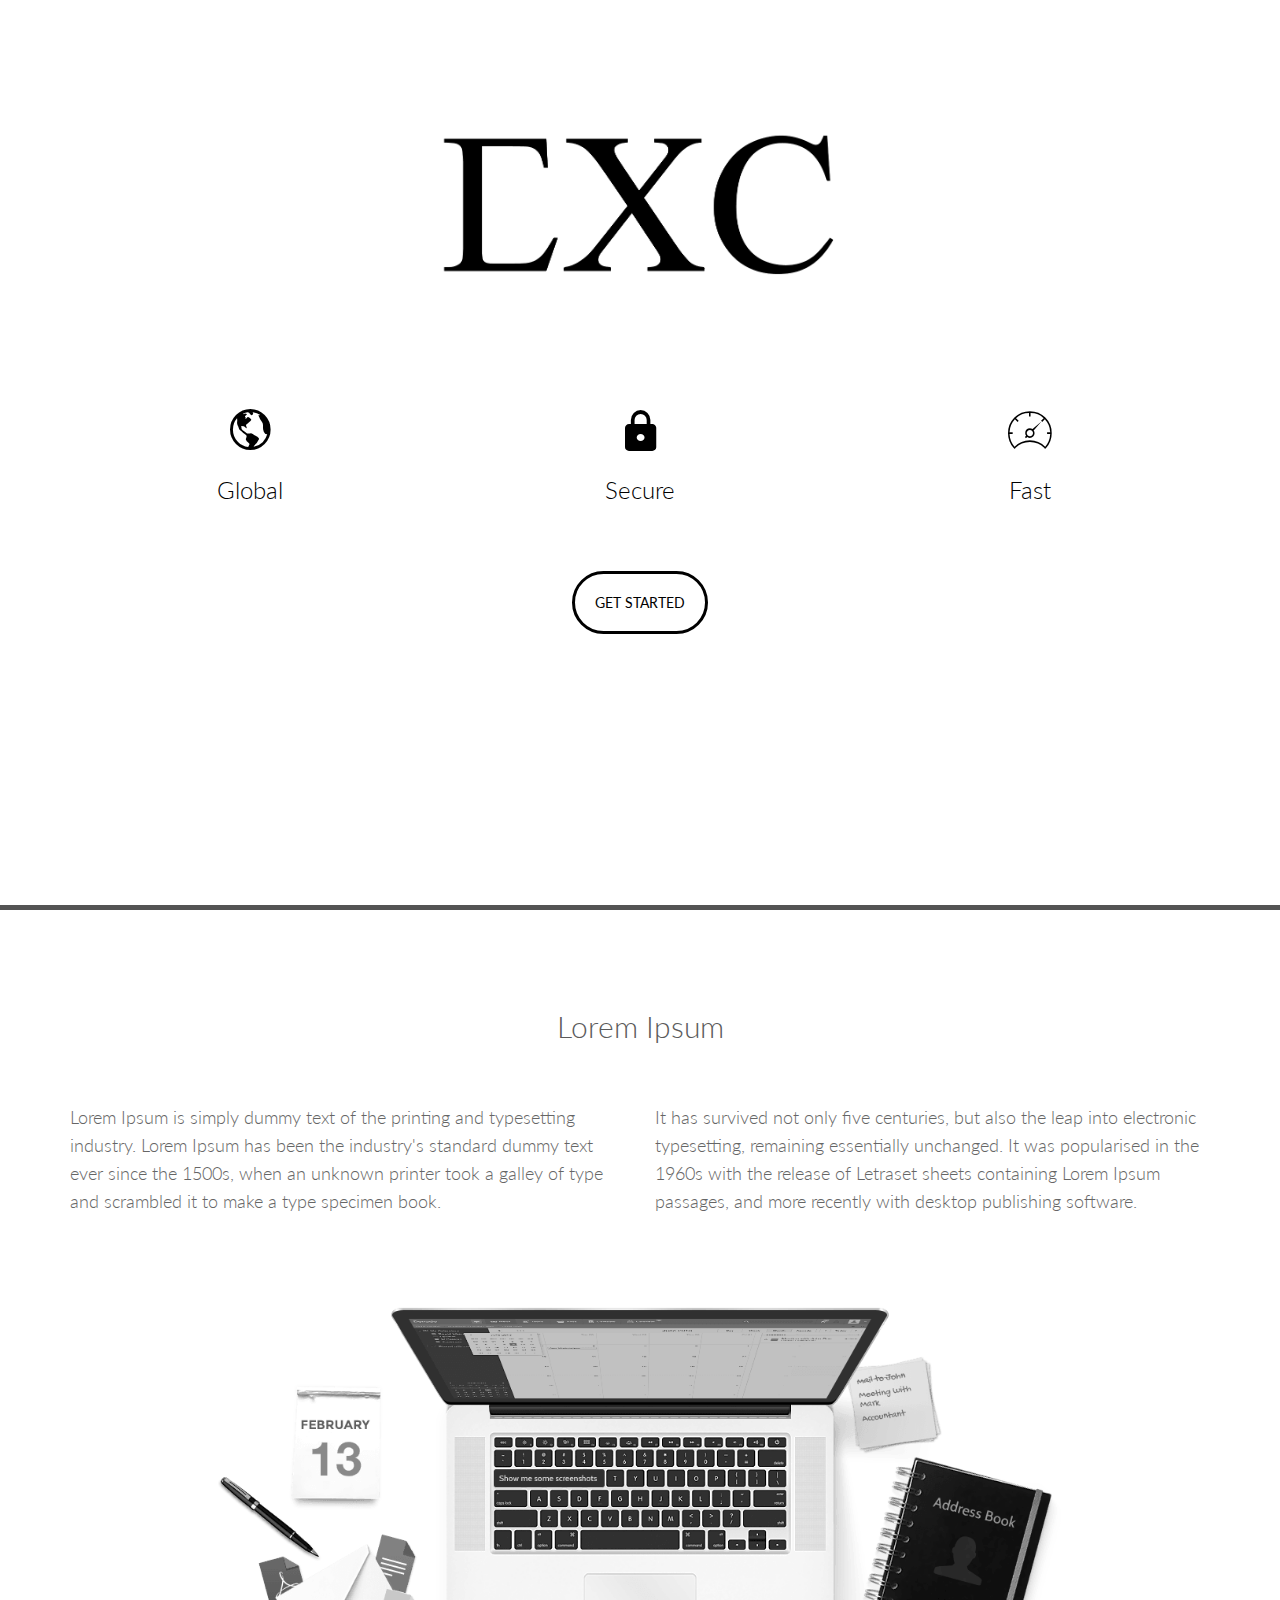
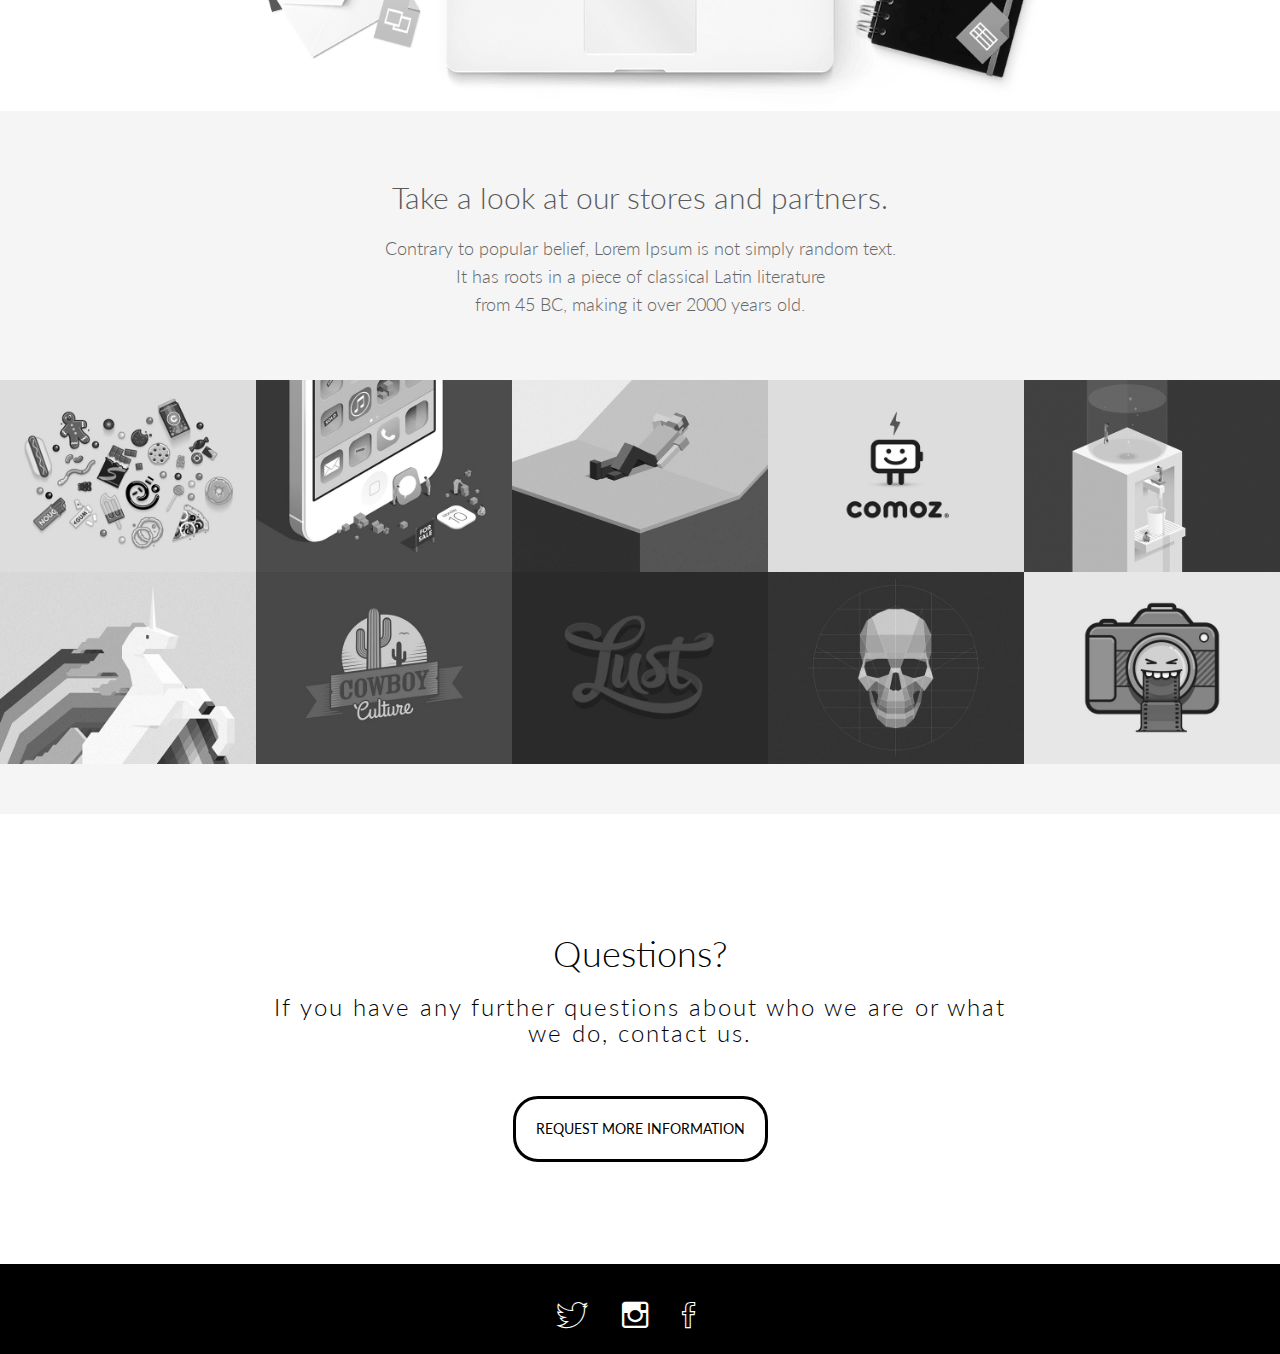
<file: projects/exc/index.html>
<!DOCTYPE html>
<html lang="en">
  <head>
    <meta charset="utf-8">
    <meta http-equiv="X-UA-Compatible" content="IE=edge">
    <meta name="viewport" content="width=device-width, initial-scale=1">
    <meta name="viewport" content="width=device-width" />
    <meta name="description" content="">
    <meta name="author" content="">
    <link rel="icon" href="assets/img/favicon.png">

    <title>EXC</title>

    <!-- Bootstrap core CSS -->
    <link href="assets/css/bootstrap.css" rel="stylesheet">

    <!-- Custom styles for this template -->
    <!-- <link href="assets/css/ionicons.min.css" rel="stylesheet"> -->
    <link href="assets/css/ionicons.min.updated.css" rel="stylesheet">
    <link href="assets/css/style.css" rel="stylesheet">
    <link href="assets/css/dynamic.css" rel="stylesheet">


    <!-- IE10 viewport hack for Surface/desktop Windows 8 bug -->
    <script src="assets/js/ie10-viewport-bug-workaround.js"></script>

    <!-- HTML5 shim and Respond.js IE8 support of HTML5 elements and media queries -->
    <!--[if lt IE 9]>
      <script src="https://oss.maxcdn.com/html5shiv/3.7.2/html5shiv.min.js"></script>
      <script src="https://oss.maxcdn.com/respond/1.4.2/respond.min.js"></script>
    <![endif]-->
  </head>

  <body>

    <div id="h">
     <!--/logo-->
      <div class="container centered">
        <div class="row">
          <div class="col-md-8 col-md-offset-2">
              <div class="logo">
                <img id="logo-img" src="assets/img/eco.png", class="img-responsive">
              </div>
          </div>
        </div><!--/row-->

        <div class="row mt points">
          <div class="col-sm-4">
            <i class="ion-android-globe"></i>
            <h3>Global</h3>
          </div><!--/col-md-4-->

          <div class="col-sm-4">
            <i class="ion-android-lock"></i>
            <h3>Secure</h3>
          </div><!--/col-md-4-->

          <div class="col-sm-4">
            <i class="ion-ios-speedometer-outline"></i>
            <h3>Fast</h3>
          </div><!--/col-md-4-->
        </div><!--/row-->
        <a class="btn-switch" role="button" aria-pressed="true" href="#main">GET STARTED</a>
      </div><!--/container-->
    </div><!--H-->

    <div id="main" class="container ptb">
      <div class="row">
        <h2 class="centered mb">Lorem Ipsum</h2>
        <div class="col-md-6">
          <p>Lorem Ipsum is simply dummy text of the printing and typesetting industry. Lorem Ipsum has been the industry's standard dummy text ever since the 1500s, when an unknown printer took a galley of type and scrambled it to make a type specimen book.</p>
        </div><!--/col-md-6-->
        <div class="col-md-6">
          <p>It has survived not only five centuries, but also the leap into electronic typesetting, remaining essentially unchanged. It was popularised in the 1960s with the release of Letraset sheets containing Lorem Ipsum passages, and more recently with desktop publishing software.</p>
        </div><!--/col-md-6-->
      </div><!--/row-->
    </div><!-- /.container -->
    <div class="container">
      <div class="row">
        <div class="col-md-10 col-md-offset-1">
          <img src="assets/img/items.png" class="img-responsive img-grayscale" alt="">
        </div>
      </div><!--/row-->
    </div><!--/.container-->

    <div id="g">
      <div class="container">
        <div class="row centered">
          <h2>Take a look at our stores and partners.</h2>
          <div class="col-md-8 col-md-offset-2">
            <p>Contrary to popular belief, Lorem Ipsum is not simply random text.<br/>It has roots in a piece of classical Latin literature<br/>from 45 BC, making it over 2000 years old.</p>

          </div><!--/col-md-8-->
        </div><!--/row-->
      </div><!--/.container-->
    <div class="portfolio-centered mt">
      <div class="recentitems portfolio">

        <div class="portfolio-item graphic-design">
          <div class="he-wrap tpl6">
          <img src="assets/img/portfolio/portfolio_09.jpg" class="img-responsive img-grayscale" alt="">
            <div class="he-view">
              <div class="bg a0" data-animate="fadeIn">
                <h3 class="a1" data-animate="fadeInDown">A Graphic Design Item</h3>
                <a data-rel="prettyPhoto" href="assets/img/portfolio/portfolio_09.jpg" class="dmbutton a2" data-animate="fadeInUp"><i class="ion-search"></i></a>
                <a href="single-project.html" class="dmbutton a2" data-animate="fadeInUp"><i class="ion-link"></i></a>
               </div><!-- he bg -->
            </div><!-- he view -->    
          </div><!-- he wrap -->
        </div><!-- end col-12 -->
                            
        <div class="portfolio-item web-design">
          <div class="he-wrap tpl6">
          <img src="assets/img/portfolio/portfolio_02.jpg" class="img-responsive img-grayscale" alt="">
            <div class="he-view">
              <div class="bg a0" data-animate="fadeIn">
                <h3 class="a1" data-animate="fadeInDown">A Web Design Item</h3>
                <a data-rel="prettyPhoto" href="assets/img/portfolio/portfolio_02.jpg" class="dmbutton a2" data-animate="fadeInUp"><i class="ion-search"></i></a>
                <a href="single-project.html" class="dmbutton a2" data-animate="fadeInUp"><i class="ion-link"></i></a>
              </div><!-- he bg -->
            </div><!-- he view -->    
          </div><!-- he wrap -->
        </div><!-- end col-12 -->
        
        <div class="portfolio-item graphic-design">
          <div class="he-wrap tpl6">
          <img src="assets/img/portfolio/portfolio_03.jpg" class="img-responsive img-grayscale" alt="">
            <div class="he-view">
              <div class="bg a0" data-animate="fadeIn">
                <h3 class="a1" data-animate="fadeInDown">A Graphic Design Item</h3>
                <a data-rel="prettyPhoto" href="assets/img/portfolio/portfolio_03.jpg" class="dmbutton a2" data-animate="fadeInUp"><i class="ion-search"></i></a>
                <a href="single-project.html" class="dmbutton a2" data-animate="fadeInUp"><i class="ion-link"></i></a>
              </div><!-- he bg -->
            </div><!-- he view -->    
          </div><!-- he wrap -->
        </div><!-- end col-12 -->
        
        <div class="portfolio-item graphic-design">
          <div class="he-wrap tpl6">
          <img src="assets/img/portfolio/portfolio_04.jpg" class="img-responsive img-grayscale" alt="">
            <div class="he-view">
              <div class="bg a0" data-animate="fadeIn">
                <h3 class="a1" data-animate="fadeInDown">A Graphic Design Item</h3>
                <a data-rel="prettyPhoto" href="assets/img/portfolio/portfolio_04.jpg" class="dmbutton a2" data-animate="fadeInUp"><i class="ion-search"></i></a>
                <a href="single-project.html" class="dmbutton a2" data-animate="fadeInUp"><i class="ion-link"></i></a>
              </div><!-- he bg -->
            </div><!-- he view -->    
          </div><!-- he wrap -->
        </div><!-- end col-12 -->
                                        
        <div class="portfolio-item books">
          <div class="he-wrap tpl6">
          <img src="assets/img/portfolio/portfolio_05.jpg" class="img-responsive img-grayscale" alt="">
            <div class="he-view">
              <div class="bg a0" data-animate="fadeIn">
                <h3 class="a1" data-animate="fadeInDown">A Book Design Item</h3>
                <a data-rel="prettyPhoto" href="assets/img/portfolio/portfolio_05.jpg" class="dmbutton a2" data-animate="fadeInUp"><i class="ion-search"></i></a>
                <a href="single-project.html" class="dmbutton a2" data-animate="fadeInUp"><i class="ion-link"></i></a>
              </div><!-- he bg -->
            </div><!-- he view -->    
          </div><!-- he wrap -->
        </div><!-- end col-12 -->

        <div class="portfolio-item graphic-design">
          <div class="he-wrap tpl6">
          <img src="assets/img/portfolio/portfolio_06.jpg" class="img-responsive img-grayscale" alt="">
            <div class="he-view">
              <div class="bg a0" data-animate="fadeIn">
                <h3 class="a1" data-animate="fadeInDown">A Graphic Design Item</h3>
                <a data-rel="prettyPhoto" href="assets/img/portfolio/portfolio_06.jpg" class="dmbutton a2" data-animate="fadeInUp"><i class="ion-search"></i></a>
                <a href="single-project.html" class="dmbutton a2" data-animate="fadeInUp"><i class="ion-link"></i></a>
               </div><!-- he bg -->
            </div><!-- he view -->    
          </div><!-- he wrap -->
        </div><!-- end col-12 -->
                            
        <div class="portfolio-item web-design">
          <div class="he-wrap tpl6">
          <img src="assets/img/portfolio/portfolio_07.jpg" class="img-responsive img-grayscale" alt="">
            <div class="he-view">
              <div class="bg a0" data-animate="fadeIn">
                <h3 class="a1" data-animate="fadeInDown">A Web Design Item</h3>
                <a data-rel="prettyPhoto" href="assets/img/portfolio/portfolio_07.jpg" class="dmbutton a2" data-animate="fadeInUp"><i class="ion-search"></i></a>
                <a href="single-project.html" class="dmbutton a2" data-animate="fadeInUp"><i class="ion-link"></i></a>
              </div><!-- he bg -->
            </div><!-- he view -->    
          </div><!-- he wrap -->
        </div><!-- end col-12 -->
        
        <div class="portfolio-item graphic-design">
          <div class="he-wrap tpl6">
          <img src="assets/img/portfolio/portfolio_08.jpg" class="img-responsive img-grayscale" alt="">
            <div class="he-view">
              <div class="bg a0" data-animate="fadeIn">
                <h3 class="a1" data-animate="fadeInDown">A Graphic Design Item</h3>
                <a data-rel="prettyPhoto" href="assets/img/portfolio/portfolio_08.jpg" class="dmbutton a2" data-animate="fadeInUp"><i class="ion-search"></i></a>
                <a href="single-project.html" class="dmbutton a2" data-animate="fadeInUp"><i class="ion-link"></i></a>
              </div><!-- he bg -->
            </div><!-- he view -->    
          </div><!-- he wrap -->
        </div><!-- end col-12 -->
        
        <div class="portfolio-item graphic-design">
          <div class="he-wrap tpl6">
          <img src="assets/img/portfolio/portfolio_01.jpg" class="img-responsive img-grayscale" alt="">
            <div class="he-view">
              <div class="bg a0" data-animate="fadeIn">
                <h3 class="a1" data-animate="fadeInDown">A Graphic Design Item</h3>
                <a data-rel="prettyPhoto" href="assets/img/portfolio/portfolio_01.jpg" class="dmbutton a2" data-animate="fadeInUp"><i class="ion-search"></i></a>
                <a href="single-project.html" class="dmbutton a2" data-animate="fadeInUp"><i class="ion-link"></i></a>
              </div><!-- he bg -->
            </div><!-- he view -->    
          </div><!-- he wrap -->
        </div><!-- end col-12 -->
                                        
        <div class="portfolio-item books">
          <div class="he-wrap tpl6">
          <img src="assets/img/portfolio/portfolio_10.jpg" class="img-responsive img-grayscale" alt="">
            <div class="he-view">
              <div class="bg a0" data-animate="fadeIn">
                <h3 class="a1" data-animate="fadeInDown">A Book Design Item</h3>
                <a data-rel="prettyPhoto" href="assets/img/portfolio/portfolio_10.jpg" class="dmbutton a2" data-animate="fadeInUp"><i class="ion-search"></i></a>
                <a href="single-project.html" class="dmbutton a2" data-animate="fadeInUp"><i class="ion-link"></i></a>
              </div><!-- he bg -->
            </div><!-- he view -->    
          </div><!-- he wrap -->
        </div><!-- end col-12 -->
       </div><!-- portfolio -->
    </div><!-- portfolio container -->

    <div class="container mt">
        <!-- <div class="row clients centered">
          <p class="mb">Some clients that I had the pleasure to working for.</p>
          <div class="col-sm-2 col-sm-offset-1">
            <img src="assets/img/client1.png" alt="">
          </div>
          <div class="col-sm-2">
            <img src="assets/img/client3.png" alt="">
          </div>
          <div class="col-sm-2">
            <img src="assets/img/client2.png" alt="">
          </div>
          <div class="col-sm-2">
            <img src="assets/img/client4.png" alt="">
          </div>
          <div class="col-sm-2">
            <img src="assets/img/client5.png" alt="">
          </div>
        </div>
      </div> --><!--/container-->
    </div><!--/.G-->

    <div id="sep">
      <div class="container">
        <div class="row centered">
          <div class="col-md-8 col-md-offset-2">
            <h1>Questions?</h1>
            <h3 class="mb">If you have any further questions about who we are or what we do, contact us.</h3>
            <button class="btn-invert">request more information</button>
          </div>
        </div><!--/row-->
      </div><!--/container-->
    </div><!--/.sep-->

    <div id="f">
      <div class="container">
        <div class="row centered">
          <div class="col-md-8 col-md-offset-2">
            <a href="#"><i class="social-badge ion-social-twitter-outline"></i></a>
            <a href="#"><i class="social-badge ion-social-instagram-outline"></i></a>
            <a href="#"><i class="social-badge ion-social-facebook-outline"></i></a>
          </div><!--/col-md-8-->
        </div>
      </div><!--/container-->
    </div><!--/.F-->

    <!-- Bootstrap core JavaScript
    ================================================== -->
    <!-- Placed at the end of the document so the pages load faster -->
    <script src="assets/js/jquery.min.js"></script>
    <script src="assets/js/bootstrap.min.js"></script>
    <script src="assets/js/retina-1.1.0.js"></script>
   <!--  <script src="assets/js/jquery.hoverdir.js"></script>
    <script src="assets/js/jquery.hoverex.min.js"></script>
    <script src="assets/js/jquery.prettyPhoto.js"></script> -->
    <script src="assets/js/jquery.isotope.min.js"></script>
    <script src="assets/js/custom.js"></script>
    <script src="assets/js/macs.js"></script>


    <script>
// Portfolio
(function($) {
  "use strict";
  var $container = $('.portfolio'),
    $items = $container.find('.portfolio-item'),
    portfolioLayout = 'fitRows';
    
    if( $container.hasClass('portfolio-centered') ) {
      portfolioLayout = 'masonry';
    }
        
    $container.isotope({
      filter: '*',
      animationEngine: 'best-available',
      layoutMode: portfolioLayout,
      animationOptions: {
      duration: 750,
      easing: 'linear',
      queue: false
    },
    masonry: {
    }
    }, refreshWaypoints());
    
    function refreshWaypoints() {
      setTimeout(function() {
      }, 1000);   
    }
        
    $('nav.portfolio-filter ul a').on('click', function() {
        var selector = $(this).attr('data-filter');
        $container.isotope({ filter: selector }, refreshWaypoints());
        $('nav.portfolio-filter ul a').removeClass('active');
        $(this).addClass('active');
        return false;
    });
    
    function getColumnNumber() { 
      var winWidth = $(window).width(), 
      columnNumber = 1;
    
      if (winWidth > 1200) {
        columnNumber = 5;
      } else if (winWidth > 950) {
        columnNumber = 4;
      } else if (winWidth > 600) {
        columnNumber = 3;
      } else if (winWidth > 400) {
        columnNumber = 2;
      } else if (winWidth > 250) {
        columnNumber = 1;
      }
        return columnNumber;
      }       
      
      function setColumns() {
        var winWidth = $(window).width(), 
        columnNumber = getColumnNumber(), 
        itemWidth = Math.floor(winWidth / columnNumber);
        
        $container.find('.portfolio-item').each(function() { 
          $(this).css( { 
          width : itemWidth + 'px' 
        });
      });
    }
    
    function setPortfolio() { 
      setColumns();
      $container.isotope('reLayout');
    }
      
    $container.imagesLoaded(function () { 
      setPortfolio();
    });
    
    $(window).on('resize', function () { 
    setPortfolio();          
  });
})(jQuery);
</script>
  </body>
</html>
</file>
<file: projects/exc/assets/css/style.css>
/*
 * Author: Carlos Alvarez
 * Modified By: Mac Hacker
 * URL: http://alvarez.is
 *
 * Theme Name: Basic
 * URL: http://blacktie.co
 * Version: 1.0
 */

/*	################################################################
	1. GENERAL STRUCTURES
################################################################# */

/* Import fonts */
@import url(http://fonts.googleapis.com/css?family=Lato:300,400,700,900);

@import url("prettyPhoto.css") screen;
@import url("hoverex-all.css") screen;

* { 
	margin: 0;
	padding: 0px;
    font-family: 'Lato', sans-serif;
} 
body { 
	background: #fff; 
	margin: 0; 
	color: #5a5a5a;
}

h1, h2, h3, h4, h5, h6 {
    font-family: 'Lato', sans-serif;
	font-weight: 300;
}


p { 
	padding: 0; 
	margin-bottom: 12px; 
    font-family: 'Lato', sans-serif;
	font-weight: 300;
	font-size: 18px; 
	line-height: 28px;
	color: #666; 
	margin-top: 10px; 
}

button:focus {
	outline:0;
}

html,
body {
	height: 100%;
}

.alignleft { float: left; }
.alignright { float: right; }
.aligncenter {
	margin-left: auto;
	margin-right: auto;
	display: block;
	clear: both;
}
.centered {text-align: center}
.mt {margin-top: 50px;}
.mb {margin-bottom: 50px;}
.mtb {margin-top: 50px; margin-bottom: 50px;}
.mtb2 { margin-top: 100px; margin-bottom: 100px;}
.ptb {padding-top: 80px; padding-bottom: 80px;}

.clear {
	clear: both;
	display: block;
	font-size: 0;
	height: 0;
	line-height: 0;
	width:100%;
}
::-moz-selection  {
	color: #fff;
	text-shadow:none;
	background:#2B2E31;
}
::selection {
	color: #fff;
	text-shadow:none;
	background:#2B2E31;
}
*,
*:after,
*:before {
	-webkit-box-sizing: border-box;
	-moz-box-sizing: border-box;
	box-sizing: border-box;
	padding: 0;
	margin: 0;
}
a { 
	padding: 0;
	margin: 0;
	text-decoration: none; 
	-webkit-transition: background-color .4s linear, color .4s linear;
	-moz-transition: background-color .4s linear, color .4s linear;
	-o-transition: background-color .4s linear, color .4s linear;
	-ms-transition: background-color .4s linear, color .4s linear;
	transition: background-color .4s linear, color .4s linear;
	color: #1abc9c;
}
a:hover,
a:focus {
  text-decoration: none;
  color:#696E74;
}

.nopadding {
	padding: 0px !important;
	margin: 0px;
}


/* FORM CONFIGURATION */

input {
	font-size: 16px;
	min-height: 40px;
	border-radius: 2px;
	line-height: 20px;
	padding: 11px 30px 12px;
	border: 1px solid #b9b9af;
	margin-bottom: 10px;
	background-color: #fff;
	-webkit-transition: background-color 0.2s;
	transition: background-color 0.2s;
}

.subscribe-input {
	float: left;
	width: 65%;
	text-align: left;
	margin-right: 2px;
}

.subscribe-submit {
	right: 0;
}

.btn-download {
	background: #FDE3A7;
}

.btn-conf {
	border-radius: 50px;
	margin-right: 15px;
	font-size: 11px;
	letter-spacing: 1px;
	text-transform: uppercase;
	padding: 14px 28px 13px 28px;
	}

.btn-clear {
	background: transparent;
	color: white;
	border: 2px solid white;
}
.btn-clear:hover {
	background: white;
	color: #2f2f2f;
}
.btn-invert {
    padding: 20px;
    -webkit-transition: color 250ms linear;
	-moz-transition: color 250ms linear;
	-o-transition: color 250ms linear;
	-ms-transition: color 250ms linear;
	transition: color 250ms linear;
    background: white;
    border: 3px solid black;
    border-radius: 25px;
    text-transform: uppercase;
    outline:none
}
.btn-invert:hover {
	color: white;
    background-color: black;
	/*color: gray;*/
	/*animation-name: pulse;*/
	/*background: black;
	color: white;*/
}
.btn-switch:focus {
    outline: none;
}




.dmbutton:hover,
.dmbutton:active,
.dmbutton:focus{
	color: #ffffff;
	background-color: #222222;
	border-color: #ffffff;
}
.dmbutton {
	background:rgba(0, 0, 0, 0);
	border: 1px solid #ffffff;
	color: #ffffff;
	-webkit-border-radius: 2px;
	border-radius: 2px;
	padding-top: 1.025rem;
	padding-right: 2.25rem;
	letter-spacing:0.85px;
	padding-bottom: 1.0875rem;
	padding-left: 2.25rem;
	font-size: 1.55rem;
	cursor: pointer;
	font-weight: normal;
	line-height: normal;
	margin: 0 0 1.25rem;
	text-decoration: none;
	text-align: center;
	display: inline-block;
	-webkit-transition: background-color 300ms ease-out;
	-moz-transition: background-color 300ms ease-out;
	transition: background-color 300ms ease-out;
	-webkit-appearance: none;
	font-weight: normal !important;
}

/* HEADER SECTION */
#h {
	/*background: url(../img/header.jpg) no-repeat center top;*/
	background-color: black;
	-webkit-transition: 250ms background-color linear;
	-moz-transition: 250ms background-color linear;
	-moz-transition: 250ms background-color linear;
	-ms-transition: 250ms background-color linear;
	-o-transition: 250ms background-color linear;
	transition: 250ms background-color linear;

	padding-top: 5px;
	background-attachment: relative;
	background-position: center center;
	min-height: 700px;
	width: 100%;
	
    -webkit-background-size: 100%;
    -moz-background-size: 100%;
    -o-background-size: 100%;
    background-size: 100%;

    -webkit-background-size: cover;
    -moz-background-size: cover;
    -o-background-size: cover;
    background-size: cover;
    color: white;
}

#h .logo {
	/*margin-top: 30px;*/
	width: 400px;
    margin: 0 auto 35px;
	padding-top: 100px;
}

#h #logo-img {
	/*background: url(../img/eco.png) no-repeat center top;*/
	-webkit-filter: invert(100%);
	-moz-filter: invert(100%);
	-ms-filter: invert(100%);
	-o-filter: invert(100%);
	filter: invert(100%);

	-webkit-transition: 250ms -webkit-filter linear;
	-moz-transition: 250ms -moz-filter linear;
	-moz-transition: 250ms filter linear;
	-ms-transition: 250ms -ms-filter linear;
	-o-transition: 250ms -o-filter linear;
	transition: 250ms filter linear;
	max-height: 100%;
    width: 400px;

}

#h a.btn-switch {
	-webkit-transition: 250ms border linear;
	-moz-transition: 250ms border linear;
	-moz-transition: 250ms border linear;
	-ms-transition: 250ms border linear;
	-o-transition: 250ms border linear;
	transition: 250ms border linear;
	border: 3px solid #ffffff;
    color: white;
    padding: 20px;
    text-transform: uppercase;
    border-radius: 50px;
}

#h:hover {
	background-color: white;

	color: black;
	border-bottom: 5px black inset; 
}

#h:hover #logo-img {
	-webkit-filter: none;
	-moz-filter: none;
	-ms-filter: none;
	-o-filter: none;
	filter: none;
 }

 #h:hover a.btn-switch {
	border-color: black;
	color: black;
 }

#h .points {
	padding-bottom: 80px;
}


#h h3 {
	margin-top: 10px;
}

#h i {
	font-size: 50px;
}

/* GREY SECTION */
#g {
	padding-top: 50px;
	/*padding-bottom: 50px;*/
	background: #f5f5f5;
}

.portfolio {
	padding:0 !important;
	margin:0 !important;
	display:block;
}


.portfolio-item .title:before {border-radius:0; display:none}
.portfolio-item p {margin:0px 0 30px;}
.portfolio-item h3 {margin:-10px 0 10px; font-size:16px; text-transform:uppercase;}


.tpl6 h3
{
	color:#fff;
	margin:0;
	padding:40px 5px 0;
	font-size:16px;
	text-transform:uppercase;
}
.tpl6 .dmbutton
{
	display:inline-block;
	margin:30px 5px 20px 5px;
	font-size:13px;
}

.tpl6 .bg
{
	height:100%;
	width:100%;
	background-color:#00b3fe;
	background-color:rgba(0,179,254,.9);
	text-align:center;
}

/* GALARY (MAC)*/

.img-grayscale {
	-webkit-filter: grayscale(100%);
	-moz-filter: grayscale(100%);
	-ms-filter: grayscale(100%);
	-o-filter: grayscale(100%);
	filter: grayscale(100%);

	-webkit-transition: 250ms -webkit-filter linear;
	-moz-transition: 250ms -moz-filter linear;
	-moz-transition: 250ms filter linear;
	-ms-transition: 250ms -ms-filter linear;
	-o-transition: 250ms -o-filter linear;
	transition: 250ms filter linear;
}

.img-grayscale:hover {
	-webkit-filter: none;
	-moz-filter: none;
	-ms-filter: none;
	-o-filter: none;
	filter: none;
}

/* CLIENTS */

.clients img {
	max-width: 140px;
	max-height: 60px;
	vertical-align: middle;
}

.clients .col-sm-2 {
	height: 80px;
	line-height: 80px;
}

/* CONTACT SEPARATOR */
#sep {
	/*background: url(../img/sep.jpg) no-repeat center top;
	padding-top: 100px;
	background-attachment: relative;
	background-position: center center;
	min-height: 450px;
	
	color: white;
	
    -webkit-background-size: 100%;
    -moz-background-size: 100%;
    -o-background-size: 100%;
    background-size: 100%;

    -webkit-background-size: cover;
    -moz-background-size: cover;
    -o-background-size: cover;
    background-size: cover;*/
    padding-top: 100px;
    min-height: 450px;
    width: 100%;
    background-color: white;
    color: black;
}

#sep h3 {
	font-weight: 300;
	letter-spacing: 2px;
}

/* FOOTER */
#f {
	padding-top: 25px;
	padding-bottom: 25px;
	background-color: black;
}

#f i {
	margin-right: 30px;
	font-size: 35px;
}

#f a {
	color: white;
}

/* HEADER 2 - PORTFOLIO SECTION */
#h2 {
	/*background: url(../img/header-2.jpg) no-repeat center top;*/
	background-color: black;
	padding-top: 5px;
	background-attachment: relative;
	background-position: center center;
	min-height: 700px;
	width: 100%;
	
    -webkit-background-size: 100%;
    -moz-background-size: 100%;
    -o-background-size: 100%;
    background-size: 100%;

    -webkit-background-size: cover;
    -moz-background-size: cover;
    -o-background-size: cover;
    background-size: cover;
    color: white;
}

#h2 .logo {
	margin-top: 30px;
	margin-left: 40px;
	padding-bottom: 150px;
}

#h2 .logo h2{
	font-weight: 900;
	color: white;
	letter-spacing: 1px;
}

#h2 h3 {
	margin-top: 30px;
	letter-spacing: 1px;
}

/*.social-badge:hover {
	margin: 0;
	font-size: 45px!important;
}*/

/*BOOTSTAR MODIFIERS*/

/*.btn.outline {
    background: none;
    padding: 12px 22px;
}*/
</file>
<file: projects/exc/assets/css/dynamic.css>
/* ==========================================================================
   Media Queries
   ========================================================================== */

@media only screen and (max-width: 767px) {
	/****iPadish Portrait 767 ****/
	#h .logo { width:250px; padding-top: 60px; }
}
</file>
